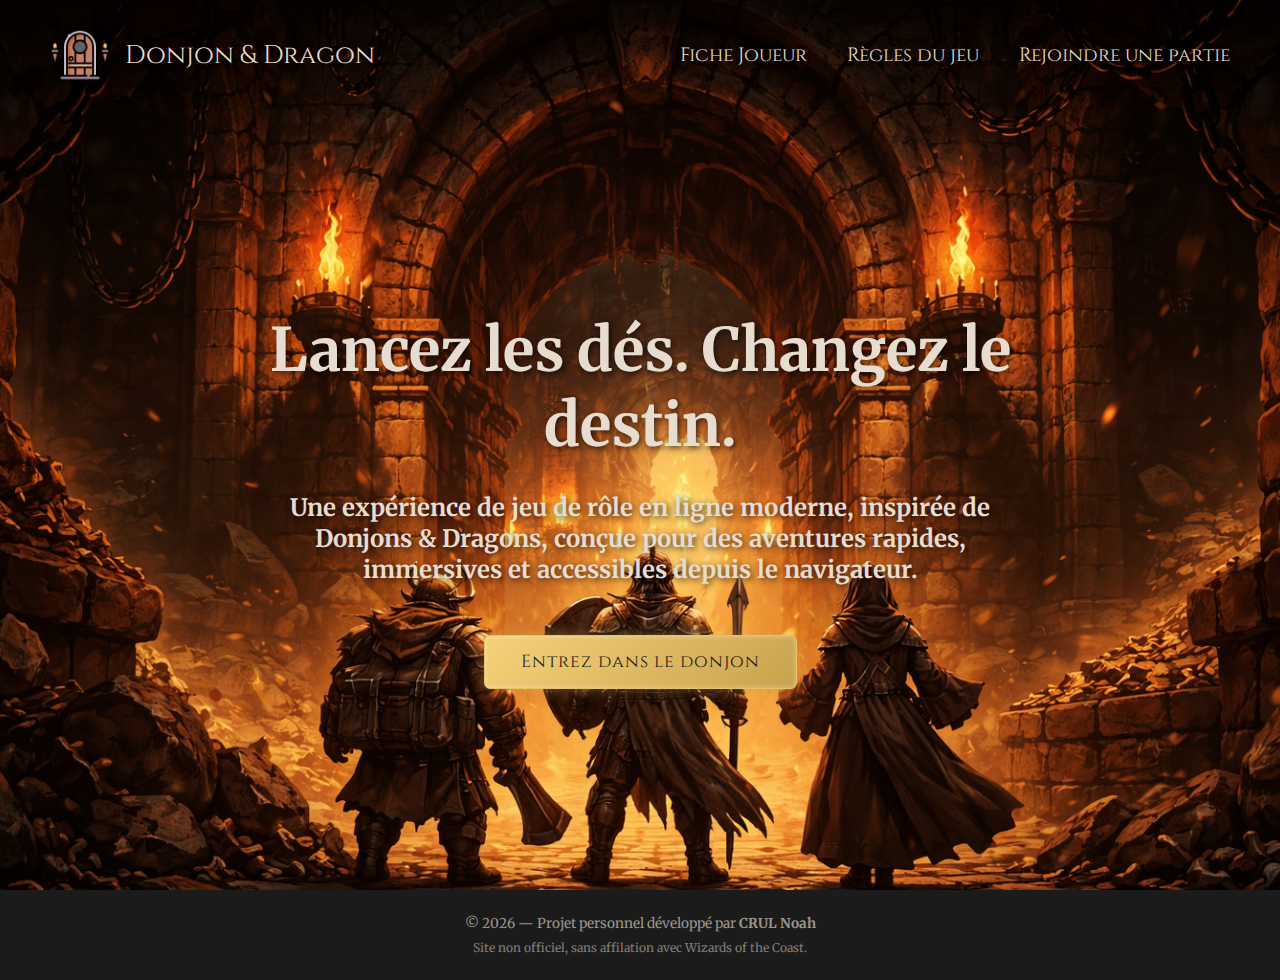
<file: DnD/Web/index.html>
<!DOCTYPE html>
<html lang="fr">
<head>
    <meta charset="UTF-8">
    <meta name="viewport" content="width=device-width, initial-scale=1.0">

    <title>Donjon et Dragon</title>

    <link href="/DnD/Web/assets/styles/styles.css" rel="stylesheet">
    <link rel="icon" href="/DnD/Web/assets/images/favicon.png" type="png">

    <link href="https://fonts.googleapis.com/css2?family=Cinzel:wght@500;700&family=Merriweather&display=swap" rel="stylesheet">


</head>

<body>

    <header>
        <nav class="navbar">
            <div class="nav-left">
                <a href="index.html" class="logo">
                    <img src="assets/images/logo.png" alt="Logo Donjon & Dragon" height="60">
                    <span>Donjon & Dragon</span>
                </a>
            </div>

            <ul class="nav-links">
                    <li><a href="./pages/fiches.html">Fiche Joueur</a></li>
                    <li><a href="#">Règles du jeu</a></li>
                    <li><a href="#">Rejoindre une partie</a></li>
            </ul>            
        </nav>
    </header>
        <section class="hero">
            <div>
                <h1 class="accroche">Lancez les dés. Changez le destin.</h1>
                <h2>Une expérience de jeu de rôle en ligne moderne, inspirée de Donjons & Dragons, conçue pour des aventures rapides, immersives et accessibles depuis le navigateur.</h2>
                <a href="jouer.html" class="button-jouer">Entrez dans le donjon</a>
            </div>
        </section>
    <footer class="footer">
        <p>© 2026 — Projet personnel développé par <strong>CRUL Noah</strong></p>
        <p class="disclaimer">Site non officiel, sans affilation avec Wizards of the Coast.</p>
    </footer>
</body>
</html>
</file>
<file: DnD/Web/assets/styles/styles.css>
* {
    padding : 0;
    margin: 0;
    box-sizing: border-box;

}
body{
    font-family: 'Merriweather', serif;
    color: #e6dccf;
    background-image: url(/DnD/Web/assets/images/hero.png);
    background-repeat: no-repeat;
    background-size: cover;
    background-position: center;

    
}
.navbar{
    display: flex;
    justify-content: space-between;
    align-items: center;
    padding: 25px 50px;
    background-color: rgba(0, 0, 0, 0.1);
    font-family: 'Cinzel', serif;
    text-shadow: 2px 2px 6px rgba(0, 0, 0, 0.7);
}
.logo{
    display: flex;
    align-items: center;
    gap: 15px;
    font-size: 1.6rem;
    color: #e6dccf;
    text-decoration: none;
}
.logo img{
    display: block;
}
.nav-links{
    display: flex;
    list-style: none;
    gap: 40px;
}

.nav-links a{
    font-size: 1.2rem;
    color: #e6dccf;
    text-decoration: none;
    transition: color 0.3s ease;
}
.nav-links a:hover{
    color: #c9a24d;
}
.hero{
    min-height: calc(100vh - 120px);
    margin: 0 auto;
    display: flex;
    justify-content: center;
    align-items: center;
    text-align: center;
    width: 60%;
    
}
.accroche{
    font-size: 60px;
    margin-bottom: 30px;
    font-family: 'Merriweather', serif;
    text-shadow: 2px 2px 6px rgba(0, 0, 0, 0.7);
}
.hero h2{
    font-size: 24px;
    text-shadow: 2px 2px 6px rgba(0, 0, 0, 0.7);
}

.button-jouer{
    display: inline-block;
    margin-top: 50px;
    padding: 14px 36px;
    font-family: 'Cinzel', serif;
    font-size: 1.1rem;
    letter-spacing: 1px;
    color: #1b1b1b;
    background: linear-gradient(135deg, #f5d27a, #c9a24d);
    border-radius: 6px;
    border: 1px solid #e6c36a;
    box-shadow:
        0 0 15px rgba(201, 162, 77, 0.5),
        inset 0 0 5px rgba(255, 255, 255, 0.4);
    text-decoration: none;
    transition: all 0.25s ease;
}
.button-jouer:hover {
    transform: translateY(-2px) scale(1.03);
    color: #8b0000;

    box-shadow:
        0 0 25px rgba(255, 183, 77, 0.8),
        inset 0 0 8px rgba(255, 255, 255, 0.5);
}
.footer{
    background-color: #1b1b1b;
    color: #9c958b;
    text-align: center;
    padding: 25px 0;
    font-size: 0.85rem;
}
.footer .disclaimer{
    margin-top: 8px;
    font-size: 0.75rem;
    opacity: 0.8;
}
</file>
